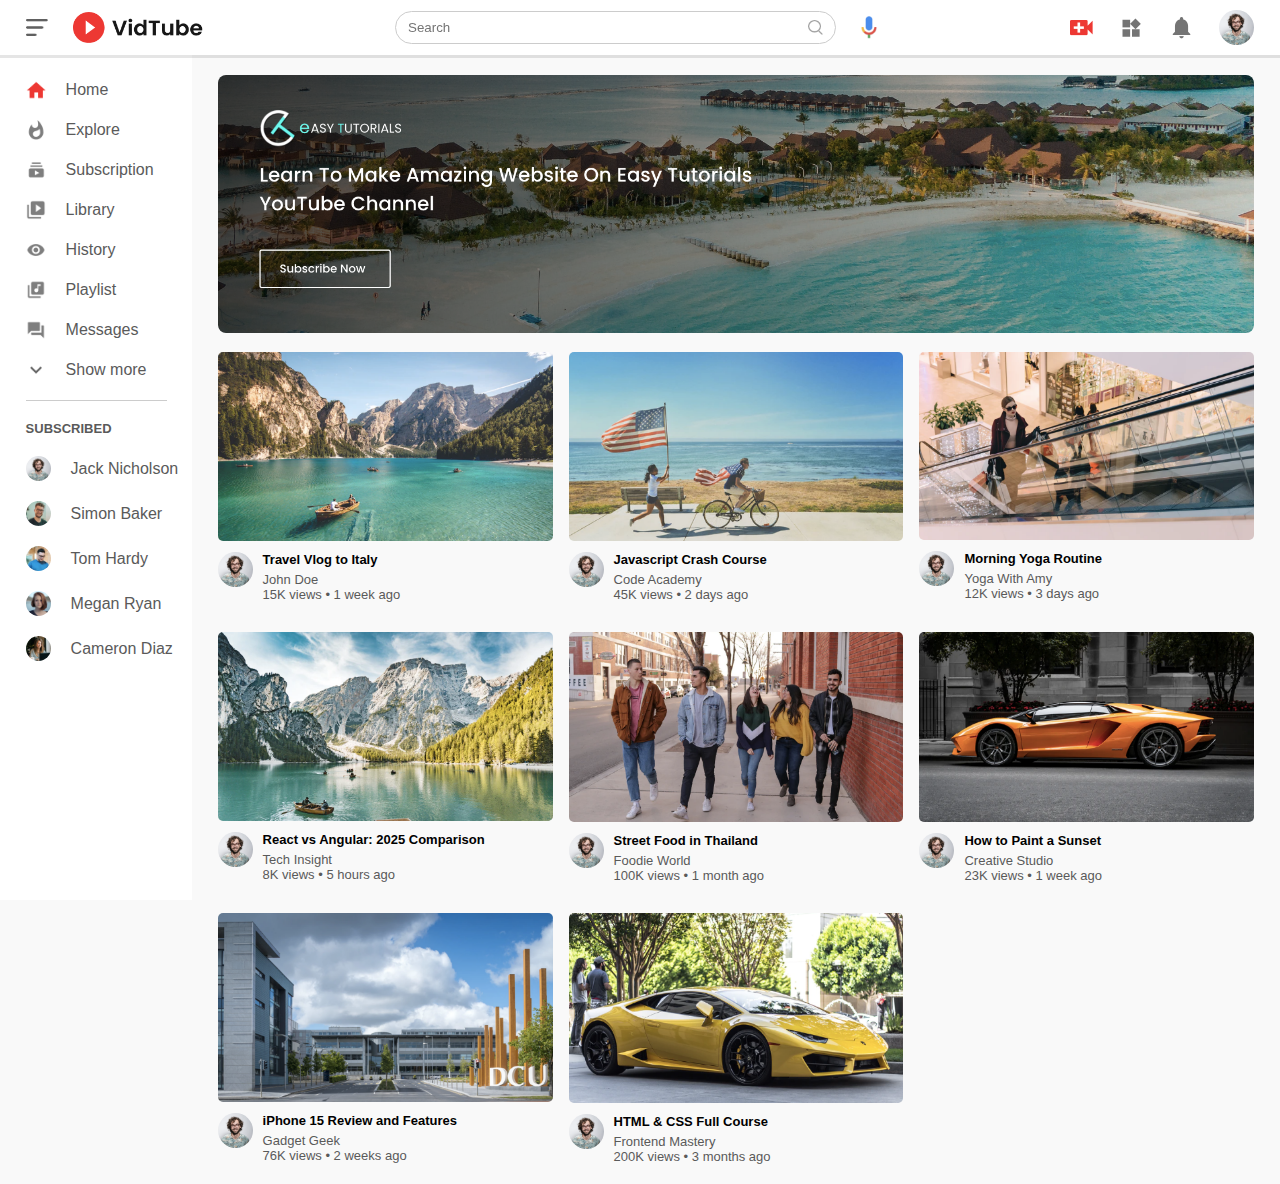
<file: index.html>
<!DOCTYPE html>
<html lang="en">
  <head>
    <meta charset="UTF-8" />
    <meta name="viewport" content="width=device-width, initial-scale=1.0" />
    <title>Youtube Clone</title>
    <link rel="stylesheet" href="style.css" />
  </head>
  <body>
    <!-- nav -->
    <nav class="flex-div">
      <div class="nav-left flex-div">
        <img src="images/menu.png" class="menu-icon" />
        <img src="images/logo.png" class="logo" />
      </div>
      <div class="nav-middle flex-div">
        <div class="search-box flex-div">
          <input type="text" id="search-input"placeholder="Search" />
          <img src="images/search.png" />
        </div>
        <img src="images/voice-search.png" class="mic-icon" />
      </div>
      <div class="nav-right flex-div">
        <img src="images/upload.png" />
        <img src="images/more.png" />
        <img src="images/notification.png" />
        <img src="images/Jack.png" class="user-icon" />
      </div>
    </nav>

    <!-- sidebar -->
    <div class="sidebar">
      <div class="shortcut-links">
        <a href=""
          ><img src="images/home.png" />
          <p>Home</p></a
        >
        <a href=""
          ><img src="images/explore.png" />
          <p>Explore</p></a
        >
        <a href=""
          ><img src="images/subscription.png" />
          <p>Subscription</p></a
        >
        <a href=""
          ><img src="images/library.png" />
          <p>Library</p></a
        >
        <a href=""
          ><img src="images/history.png" />
          <p>History</p></a
        >
        <a href=""
          ><img src="images/playlist.png" />
          <p>Playlist</p></a
        >
        <a href=""
          ><img src="images/messages.png" />
          <p>Messages</p></a
        >
        <a href=""
          ><img src="images/show-more.png" />
          <p>Show more</p></a
        >
        <hr />
      </div>
      <div class="subscribed-list">
        <h3>SUBSCRIBED</h3>
        <a href=""
          ><img src="images/Jack.png" />
          <p>Jack Nicholson</p></a
        >
        <a href=""
          ><img src="images/simon.png" />
          <p>Simon Baker</p></a
        >
        <a href=""
          ><img src="images/tom.png" />
          <p>Tom Hardy</p></a
        >
        <a href=""
          ><img src="images/megan.png" />
          <p>Megan Ryan</p></a
        >
        <a href=""
          ><img src="images/cameron.png" />
          <p>Cameron Diaz</p></a
        >
      </div>
    </div>

    <!-- main -->
    <div class="container">
      <div class="banner">
        <img src="images/banner.png" />
      </div>
      <div class="list-container">
        <div class="vid-list" data-title="Travel Vlog to Italy">
          <a href="play-video.html"
            ><img src="images/thumbnail1.png" class="thumbnail"
          /></a>
          <div class="flex-div">
            <img src="images/Jack.png" />
            <div class="vid-info">
              <a href="">Travel Vlog to Italy</a>
              <p>John Doe</p>
              <p>15K views • 1 week ago</p>
            </div>
          </div>
        </div>  
        <div class="vid-list" data-title="Javascript Crash Course">
          <a href="play-video.html"><img src="images/thumbnail2.png" class="thumbnail" /></a>
          <div class="flex-div">
            <img src="images/Jack.png" />
            <div class="vid-info">
              <a href="#">Javascript Crash Course</a>
              <p>Code Academy</p>
              <p>45K views • 2 days ago</p>
            </div>
          </div>
        </div>
        <div class="vid-list" data-title="Morning Yoga Routine">
          <a href="play-video.html"><img src="images/thumbnail3.png" class="thumbnail" /></a>
          <div class="flex-div">
            <img src="images/Jack.png" />
            <div class="vid-info">
              <a href="#">Morning Yoga Routine</a>
              <p>Yoga With Amy</p>
              <p>12K views • 3 days ago</p>
            </div>
          </div>
        </div>
        <div class="vid-list" data-title="React vs Angular: 2025 Comparison">
          <a href="play-video.html"><img src="images/thumbnail4.png" class="thumbnail" /></a>
          <div class="flex-div">
            <img src="images/Jack.png" />
            <div class="vid-info">
              <a href="#">React vs Angular: 2025 Comparison</a>
              <p>Tech Insight</p>
              <p>8K views • 5 hours ago</p>
            </div>
          </div>
        </div>
        <div class="vid-list" data-title="Street Food in Thailand">
          <a href="play-video.html"><img src="images/thumbnail5.png" class="thumbnail" /></a>
          <div class="flex-div">
            <img src="images/Jack.png" />
            <div class="vid-info">
              <a href="#">Street Food in Thailand</a>
              <p>Foodie World</p>
              <p>100K views • 1 month ago</p>
            </div>
          </div>
        </div>
        <div class="vid-list" data-title="How to Paint a Sunset">
          <a href="play-video.html"><img src="images/thumbnail6.png" class="thumbnail" /></a>
          <div class="flex-div">
            <img src="images/Jack.png" />
            <div class="vid-info">
              <a href="#">How to Paint a Sunset</a>
              <p>Creative Studio</p>
              <p>23K views • 1 week ago</p>
            </div>
          </div>
        </div>
        <div class="vid-list" data-title="iPhone 15 Review and Features">
          <a href="play-video.html"><img src="images/thumbnail7.png" class="thumbnail" /></a>
          <div class="flex-div">
            <img src="images/Jack.png" />
            <div class="vid-info">
              <a href="#">iPhone 15 Review and Features</a>
              <p>Gadget Geek</p>
              <p>76K views • 2 weeks ago</p>
            </div>
          </div>
        </div>
        <div class="vid-list" data-title="HTML & CSS Full Course">
          <a href="play-video.html"><img src="images/thumbnail8.png" class="thumbnail" /></a>
          <div class="flex-div">
            <img src="images/Jack.png" />
            <div class="vid-info">
              <a href="#">HTML & CSS Full Course</a>
              <p>Frontend Mastery</p>
              <p>200K views • 3 months ago</p>
            </div>
          </div>
        </div>
      </div>
    </div>
    <script src="app.js"></script>
  </body>
</html>
</file>
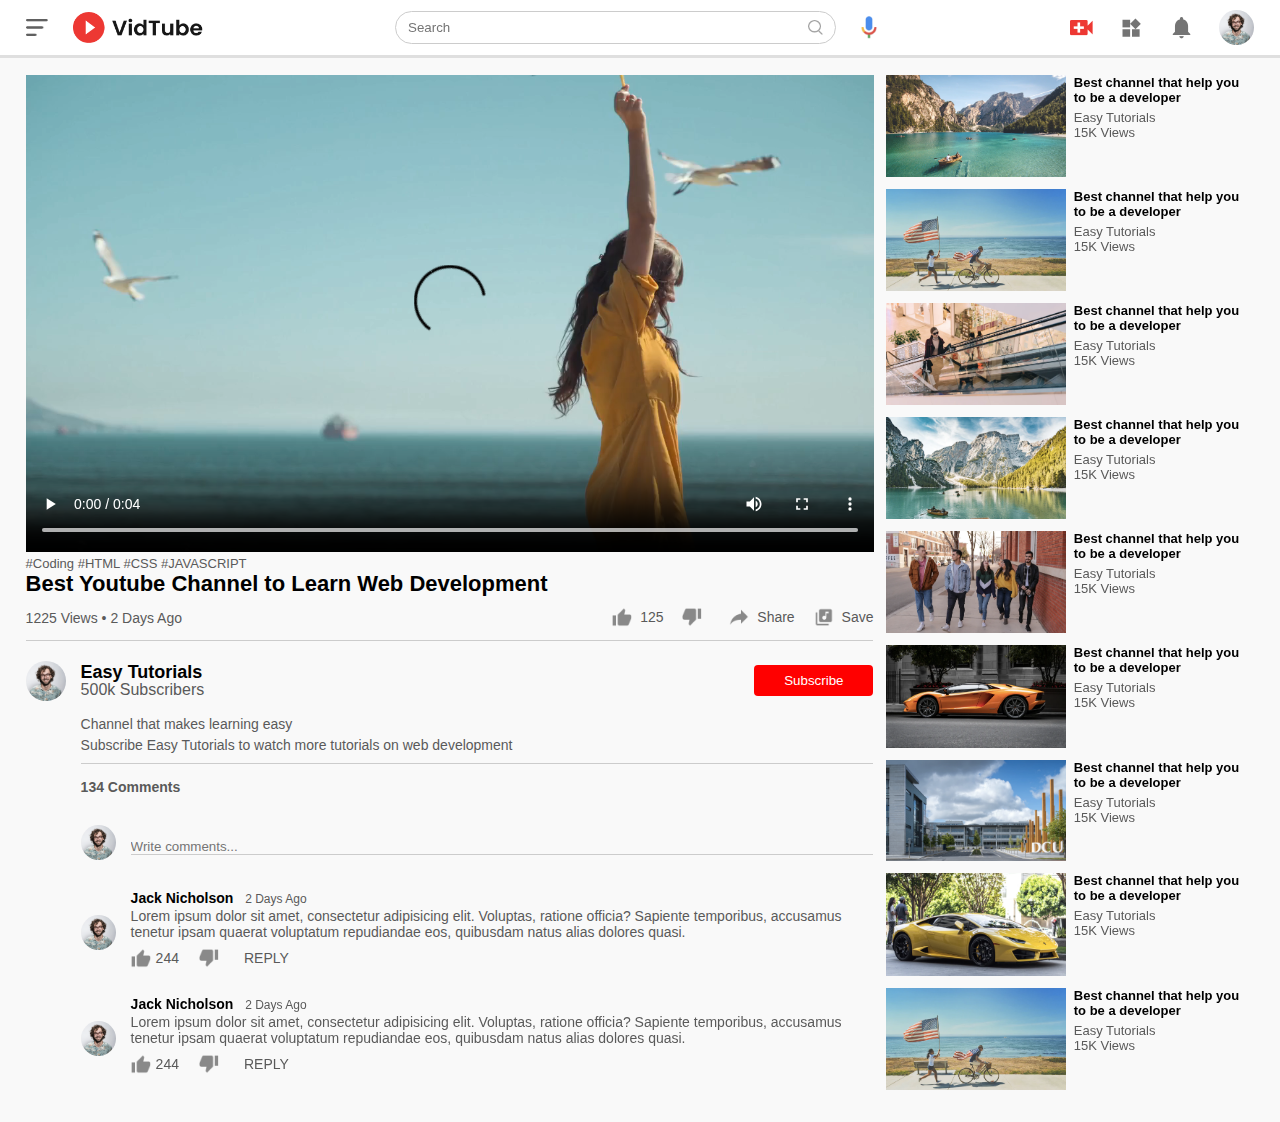
<file: play-video.html>
<!DOCTYPE html>
<html lang="en">
<head>
    <meta charset="UTF-8">
    <meta name="viewport" content="width=device-width, initial-scale=1.0">
    <title>Play Video - Easy Tutorial Youtube Channel</title>
    <link rel="stylesheet" href="style.css">
</head>
<body>
    <!-- nav -->
     <nav class="flex-div">
        <div class="nav-left flex-div">
            <img src="images/menu.png" class="menu-icon">
            <img src="images/logo.png" class="logo">
        </div>
        <div class="nav-middle flex-div">
            <div class="search-box flex-div">
                <input type="text" placeholder="Search">
                <img src="images/search.png">
            </div>
            <img src="images/voice-search.png" class="mic-icon">
        </div>
        <div class="nav-right flex-div">
            <img src="images/upload.png">
            <img src="images/more.png">
            <img src="images/notification.png">
            <img src="images/Jack.png" class="user-icon">
        </div>
    </nav>

    <div class="container play-container">
        <div class="row">
            <div class="play-video">
                <video controls autoplay>
                    <source src="images/video.mp4" type="video/mp4">
                </video>
                <div class="tags">
                    <a href="">#Coding</a>
                    <a href="">#HTML</a>
                    <a href="">#CSS</a>
                    <a href="">#JAVASCRIPT</a>
                </div>
                <h3>Best Youtube Channel to Learn Web Development</h3>
                <div class="play-video-info">
                    <p>1225 Views &bull; 2 Days Ago</p>
                    <div>
                        <a href=""><img src="images/like.png" >125</a>
                        <a href=""><img src="images/dislike.png"></a>
                        <a href=""><img src="images/share.png" >Share</a>
                        <a href=""><img src="images/save.png" >Save</a>   
                    </div>
                </div>
                <hr>
                <div class="publisher">
                    <img src="images/Jack.png">
                    <div>
                        <p>Easy Tutorials</p>
                        <span>500k Subscribers</span>
                    </div>
                    <button type="button">Subscribe</button>
                </div>
                <div class="vid-description">
                    <p>Channel that makes learning easy</p>
                    <p>Subscribe Easy Tutorials to watch more tutorials on web development</p>
                    <hr>
                    <h4>134 Comments</h4>
                    <div class="add-comments">
                        <img src="images/Jack.png">
                        <input type="text" placeholder="Write comments...">
                    </div>

                    <div class="old-comments">
                        <img src="images/Jack.png">
                        <div>
                            <h3>Jack Nicholson <span>2 Days Ago</span></h3>
                            <p>Lorem ipsum dolor sit amet, consectetur adipisicing elit. Voluptas, ratione officia? Sapiente temporibus, accusamus tenetur ipsam quaerat voluptatum repudiandae eos, quibusdam natus alias dolores quasi.</p>
                            <div class="comment-action">
                                <img src="images/like.png">
                                <span>244</span>
                                <img src="images/dislike.png">
                                <span></span>
                                <span>REPLY</span>
                                <a href="All replies"></a>
                            </div>
                        </div>
                    </div>
                    <div class="old-comments">
                        <img src="images/Jack.png">
                        <div>
                            <h3>Jack Nicholson <span>2 Days Ago</span></h3>
                            <p>Lorem ipsum dolor sit amet, consectetur adipisicing elit. Voluptas, ratione officia? Sapiente temporibus, accusamus tenetur ipsam quaerat voluptatum repudiandae eos, quibusdam natus alias dolores quasi.</p>
                            <div class="comment-action">
                                <img src="images/like.png">
                                <span>244</span>
                                <img src="images/dislike.png">
                                <span></span>
                                <span>REPLY</span>
                                <a href="All replies"></a>
                            </div>
                        </div>
                    </div>


                </div>




            </div>
        
            <div class="right-sidebar">
                <div class="side-video-list">
                    <a href="" class="small-thumbnail"><img src="images/thumbnail1.png"></a>
                    <div class="vid-info">
                        <a href="">Best channel that help you to be a developer</a>
                        <p>Easy Tutorials</p>
                        <p>15K Views</p>
                    </div>
                </div>
                 <div class="side-video-list">
                    <a href="" class="small-thumbnail"><img src="images/thumbnail2.png"></a>
                    <div class="vid-info">
                        <a href="">Best channel that help you to be a developer</a>
                        <p>Easy Tutorials</p>
                        <p>15K Views</p>
                    </div>
                </div>
                 <div class="side-video-list">
                    <a href="" class="small-thumbnail"><img src="images/thumbnail3.png"></a>
                    <div class="vid-info">
                        <a href="">Best channel that help you to be a developer</a>
                        <p>Easy Tutorials</p>
                        <p>15K Views</p>
                    </div>
                </div>
                 <div class="side-video-list">
                    <a href="" class="small-thumbnail"><img src="images/thumbnail4.png"></a>
                    <div class="vid-info">
                        <a href="">Best channel that help you to be a developer</a>
                        <p>Easy Tutorials</p>
                        <p>15K Views</p>
                    </div>
                </div>
                 <div class="side-video-list">
                    <a href="" class="small-thumbnail"><img src="images/thumbnail5.png"></a>
                    <div class="vid-info">
                        <a href="">Best channel that help you to be a developer</a>
                        <p>Easy Tutorials</p>
                        <p>15K Views</p>
                    </div>
                </div>
                 <div class="side-video-list">
                    <a href="" class="small-thumbnail"><img src="images/thumbnail6.png"></a>
                    <div class="vid-info">
                        <a href="">Best channel that help you to be a developer</a>
                        <p>Easy Tutorials</p>
                        <p>15K Views</p>
                    </div>
                </div>
                 <div class="side-video-list">
                    <a href="" class="small-thumbnail"><img src="images/thumbnail7.png"></a>
                    <div class="vid-info">
                        <a href="">Best channel that help you to be a developer</a>
                        <p>Easy Tutorials</p>
                        <p>15K Views</p>
                    </div>
                </div>
                 <div class="side-video-list">
                    <a href="" class="small-thumbnail"><img src="images/thumbnail8.png"></a>
                    <div class="vid-info">
                        <a href="">Best channel that help you to be a developer</a>
                        <p>Easy Tutorials</p>
                        <p>15K Views</p>
                    </div>
                </div>
                 <div class="side-video-list">
                    <a href="" class="small-thumbnail"><img src="images/thumbnail2.png"></a>
                    <div class="vid-info">
                        <a href="">Best channel that help you to be a developer</a>
                        <p>Easy Tutorials</p>
                        <p>15K Views</p>
                    </div>
                </div>
            </div>
            
        </div>
    </div>
    
</body>
</html>
</file>
<file: style.css>
*{
    margin: 0;
    padding: 0;
    font-family: 'poppins',sans-serif;
    box-sizing: border-box;

}

a{
    text-decoration: none;
    color: #5a5a5a;
}
img{
    cursor: pointer;
}

.flex-div{
    display: flex;
    align-items: center;
}

nav{
    padding: 10px 2%;
    justify-content: space-between;
    box-shadow: 0 0 0 3px rgba(0,0,0,0.1);
    background: #fff;
    position: sticky;
    top: 0;
    z-index: 10;
}

.nav-right img{
    width: 25px;
    margin-right: 25px;
}

.nav-right .user-icon{
    width:35px;
    border-radius: 50%;
    margin-right: 0;
}

.nav-left .menu-icon{
    width: 22px;
    margin-right: 25px;
}

.nav-left .logo{
    width: 130px;
}

.nav-middle .mic-icon{
    width: 16px;
}

.nav-middle .search-box{
    border: 1px solid #ccc;
    margin-right: 25px;
    padding: 8px 12px;
    border-radius: 25px;
}

.nav-middle .search-box input{
    width: 400px;
    border: 0;
    outline: 0;
    background: transparent;

}
.nav-middle .search-box img{
    width: 15px;
}

/* Sidebar */

.sidebar{
    background: #fff;
    width: 15%;
    height: 100vh;
    position: fixed;
    top: 0;
    padding-left: 2%;
    padding-top: 80px;
}

.shortcut-links a img{
    width: 20px;
    margin-right: 20px;

}
.shortcut-links a{
    display: flex;
    align-items: center;
    margin-bottom: 20px;
    width: fit-content;
    flex-wrap: wrap;
}   

.sidebar hr{
    border: 0;
    height: 1px;
    background: #ccc;
    width: 85%;
}

.subscribed-list h3{
    font-size: 13px;
    margin: 20px 0;
    color: #5a5a5a;
}
.subscribed-list a{
    display: flex;
    align-items: center;
    margin-bottom: 20px;
    width: fit-content;
    flex-wrap: wrap;
}
.subscribed-list a img{
    width: 25px;
    border-radius: 50%;
    margin-right: 20px;
}

.small-sidebar{
    width: 5%;
}
.small-sidebar a p{
    display: none;
}
.small-sidebar h3{
    display: none;
}

.small-sidebar hr{
    width: 50%;
    margin-bottom: 25px;

}

.container{
    background:#f9f9f9 ;
    padding-left:17% ;
    padding-right:2% ;
    padding-top: 20px;
    padding-bottom:20px;
}
.large-container{
    padding-left: 7%;
}
.banner {
    width: 100%;
}
.banner img{
    width: 100%;
    border-radius: 8px;
}
.list-container{
    display: grid;
    grid-template-columns: repeat(auto-fit,minmax(250px,1fr));
    /* grid-template-columns: repeat(auto-fit, 250px); */
    grid-column-gap: 16px;
    grid-row-gap: 30px;
    margin-top: 15px;
    /* justify-content: start; */

}

.list-container.search-results-active {
    grid-template-columns: repeat(auto-fit, 250px);
    justify-content: start;
}

.vid-list .thumbnail{
    width: 100%;
    border-radius: 5px;
}
.vid-list .flex-div{
    align-items: flex-start;
    margin-top: 7px;
}
.vid-list .flex-div img{
    width: 35px;
    margin-right: 10px;
    border-radius: 50%;
}
.vid-info{
    color: #5a5a5a;
    font-size: 13px;
}
.vid-info a{
    color: #000;
    font-weight: 600;
    display: block;
    margin-bottom: 5px;
}

@media (max-width:900px){
    .menu-icon{
        display: none;
    }
    .sidebar{
        display: none;
    }
    .container,.large-container{
        padding-left: 5%;
        padding-right: 5%;
    }
    .nav-right{
        display: none;
    }
    .nav-right .user-icon{
        display: block;
        width: 30px;
    }
    .nav-middle .search-box input{
        width: 100px;
    }
    .nav-middle .mic-icon{
        display: none;
    }
    .logo{
        width: 80px;
    }
    .list-container,.list-container.search-results-active{
        grid-template-columns: 1fr;
    }
     .play-video {
        flex-basis: 100%;
    }
    .right-sidebar {
        flex-basis: 100%;
    }
    .play-container {
        padding-left: 5%;
    }
    .vid-description {
        padding-left: 0;
    }
    .play-video .play-video-info a {
        margin-left: 0;
        margin-right: 15px;
        margin-top: 15px;
    }
}

/* play-video page */

.play-container{
    padding-left: 2%;   
}

.row{
    display: flex;
    justify-content: space-between;
    flex-wrap: wrap;
}
.play-video{
    flex-basis: 69%;
}
.right-sidebar{
    flex-basis: 30%;
}

.play-video video{
    width: 100%;
}


.side-video-list{
    display: flex;
    justify-content: space-between;
    margin-bottom: 8px;
}
.side-video-list img{
    width: 100%;
}
.side-video-list .small-thumbnail{
    flex-basis: 49%;
}
.side-video-list .vid-info{
    flex-basis: 49%;
}

.play-video .tags{
    color: #0000ff;
    font-size: 13px;
}
.play-video h3{
    font-size: 22px;
    font-weight: 600;
}
.play-video .play-video-info {
    display: flex;
    align-items: center;
    justify-content: space-between;
    flex-wrap: wrap;
    margin-top: 10px;
    font-size: 14px;
    color: #5a5a5a;
}
.play-video .play-video-info a img{
    width: 20px;
    margin-right: 8px;
}
.play-video .play-video-info a{
    display: inline-flex;
    align-items: center;
    margin-left: 15px;
}
.play-video hr{
    border: 0;
    height: 1px;
    background: #ccc;
    margin: 10px 0;
}
.publisher{
    display: flex;
    align-items: center;
    margin-top: 20px;
}
.publisher div{
    flex: 1;
    line-height: 18px;
}
.publisher img{
    width: 40px;
    border-radius: 50%;
    margin-right: 15px;
}
.publisher div p{
    color:#000;
    font-weight: 600;
    font-size: 18px;

}
.publisher div span{
    font-weight: 13px;
    color: #5a5a5a;
}
.publisher button{
    background: red;
    color: #fff;
    padding: 8px 30px;
    border: 0;
    outline: 0;
    border-radius: 4px;
    cursor: pointer;
}

.vid-description{
    padding-left: 55px;
    margin: 15px 0;
}
.vid-description p{
    font-size: 14px;
    margin-bottom: 5px;
    color: #5a5a5a;
}
.vid-description h4{
    font-size: 14px;
    color: #5a5a5a;
    margin-top: 15px;
}
.add-comments{
    display: flex;
    align-items: center;
    margin: 30px 0;
}

.add-comments img{
    width: 35px;
    border-radius: 50%;
    margin-right: 15px;
}

.add-comments input{
    border: 0;
    outline: 0;
    border-bottom: 1px solid #ccc;
    width: 100%;
    padding-top: 10px;
    background: transparent;
}
.old-comments{
    display: flex;
    align-items: center;
    margin: 20px 0;
}
.old-comments img{
    width: 35px;
    border-radius: 50%;
    margin-right: 15px;
}
.old-comments h3{
    font-size: 14px;
    margin-bottom: 2px;
}
.old-comments h3 span{
    font-size: 12px;
    color: #5a5a5a;
    font-weight: 500;
    margin-left: 8px;
}
.old-comments .comment-action{
    display: flex;
    align-items: center;
    margin: 8px 0;
    font-size: 14px;
}
.old-comments .comment-action img{
    border-radius: 0;
    width: 20px;
    margin-right: 5px;

}

.old-comments .comment-action span{
    margin-right: 20px;
    color: #5a5a5a;
}
.old-comments .comment-action a{
    color: #0000ff;
}
@media (max-width:900px){
    .play-video{
        flex-basis: 100%;
    }
    .right-sidebar{
        flex-basis: 100%;
    }
    .play-container{
        padding-left: 5%;
    }
    .vid-description{
        padding-left: 0;
    }
    .play-video .play-video-info a{
            margin-left:0 ;
            margin-right: 15px;
            margin-top: 15px;
        }
}

#noResult {
    grid-column: 1 / -1;
    text-align: center;
    font-size: 18px;
    margin-top: 30px;
}
.vid-list.hidden {
  display: none !important;
}

/* .vid-list {
  transition: all 0.3s ease;
} */
/* .vid-list.hidden {
  visibility: hidden;
  height: 0;
  margin: 0;
  padding: 0;
  overflow: hidden;
} */
</file>
